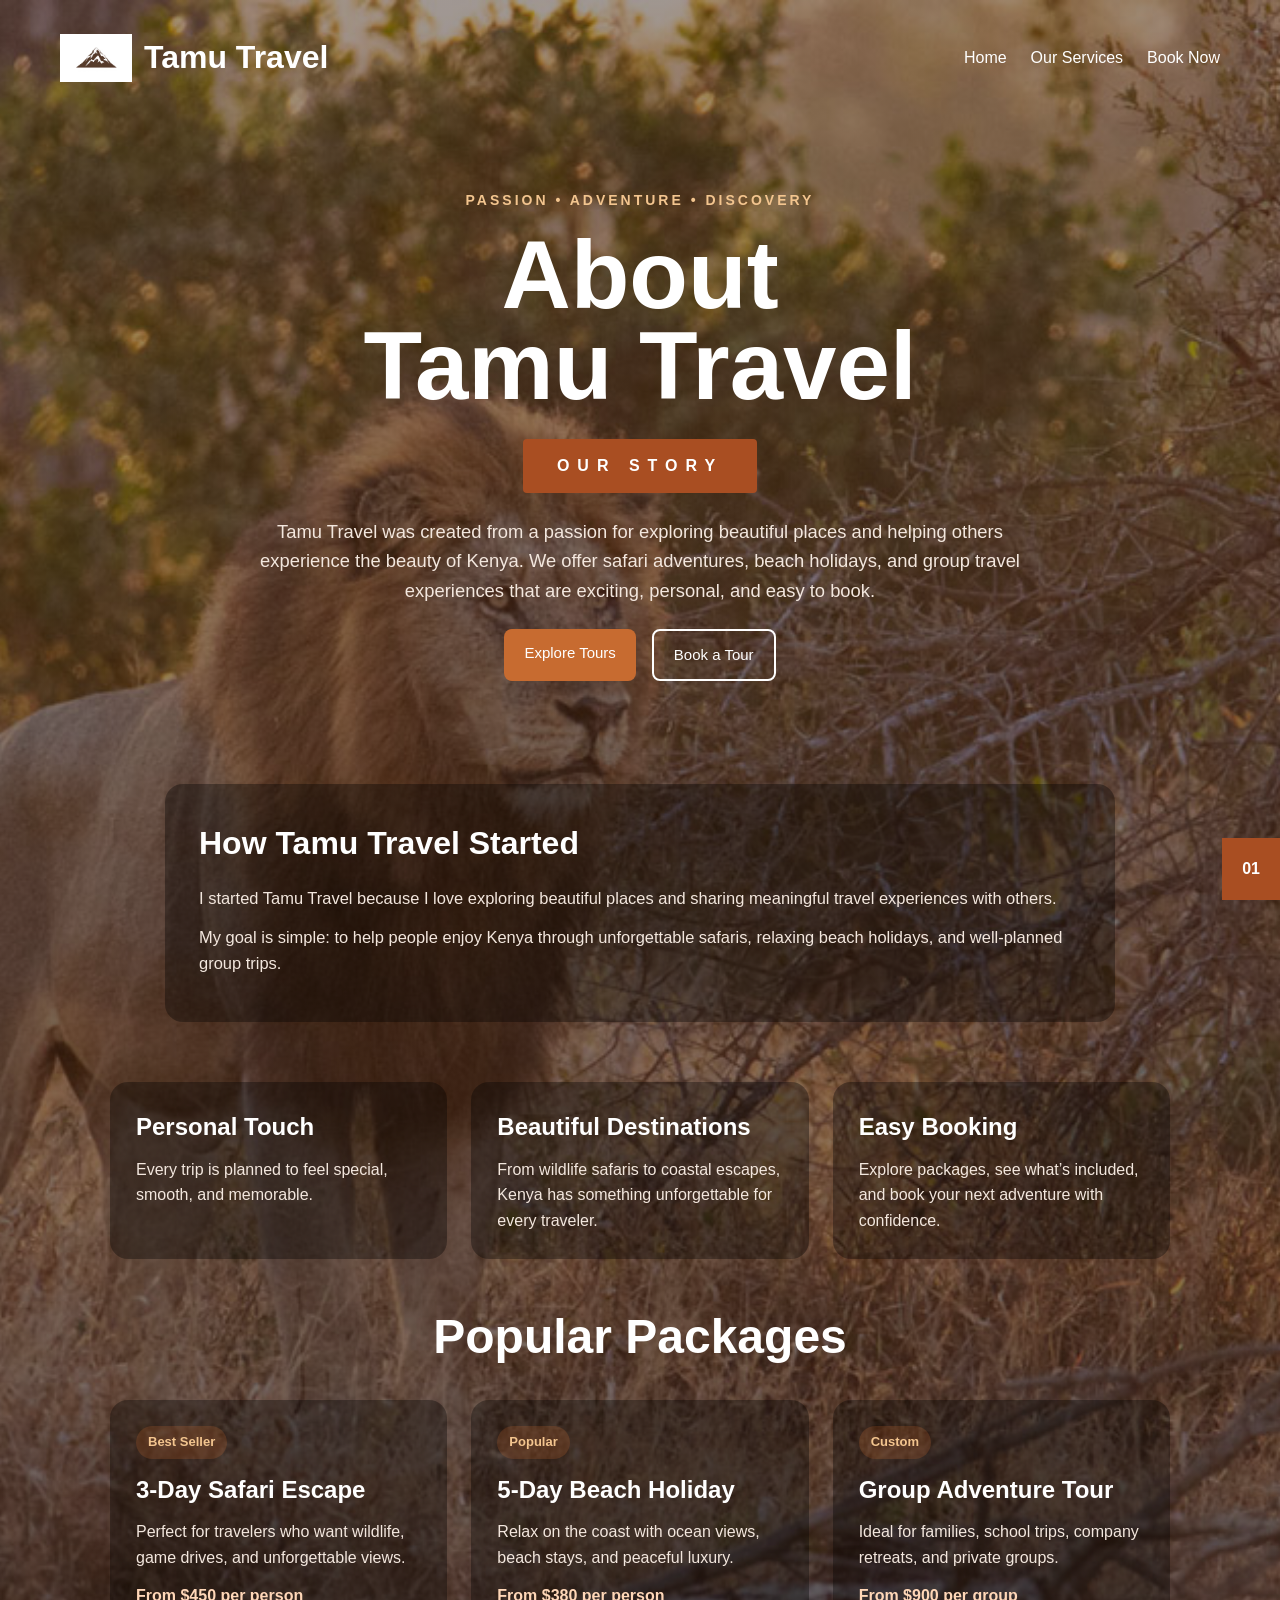
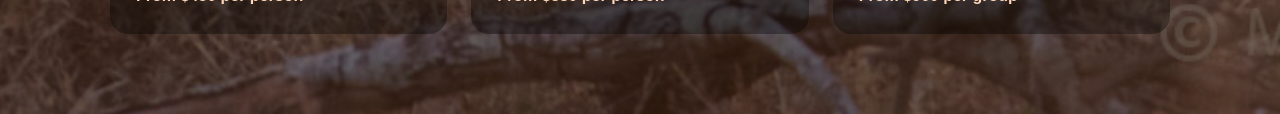
<file: index.html>
<!DOCTYPE html>
<html lang="en">
<head>
  <meta charset="UTF-8" />
  <meta name="viewport" content="width=device-width, initial-scale=1.0" />
  <title>Tamu Travel | Home</title>
  <link rel="stylesheet" href="style.css" />
</head>
<body class="home-page">

  <header class="navbar">
    <div class="brand">
      <img src="images/logo.png" class="logo" alt="Tamu Travel Logo" />
      <h1>Tamu Travel</h1>
    </div>

    <nav>
      <a href="index.html">Home</a>
      <a href="services.html">Our Services</a>
      <a href="contact.html">Book Now</a>
    </nav>
  </header>

  <main class="hero">
    <div class="hero-inner">
      <p class="mini-title">PASSION • ADVENTURE • DISCOVERY</p>
      <h2>About<br>Tamu Travel</h2>

      <div class="about-bar">OUR STORY</div>

      <p class="hero-text">
       Tamu Travel was created from a passion for exploring beautiful places and helping others experience the beauty of Kenya.
We offer safari adventures, beach holidays, and group travel experiences that are exciting, personal, and easy to book.
</p>


      <div class="hero-buttons">
        <a href="services.html" class="btn primary-btn">Explore Tours</a>
        <a href="contact.html" class="btn secondary-btn">Book a Tour</a>
      </div>
    </div>
  </main>

  <section class="about-story-section">
    <div class="content-width about-story-container">
      <h3>How Tamu Travel Started</h3>
      <p class="about-story-text">
        I started Tamu Travel because I love exploring beautiful places and sharing meaningful travel experiences with others. 
      </p>
      <p class="about-story-text">
        My goal is simple: to help people enjoy Kenya through unforgettable safaris, relaxing beach holidays, and well-planned group trips.
      </p>
    </div>
  </section>

  <section class="vision-section content-width">
    <div class="vision-card">
      <h3>Personal Touch</h3>
      <p>Every trip is planned to feel special, smooth, and memorable.</p>
    </div>

    <div class="vision-card">
      <h3>Beautiful Destinations</h3>
      <p>From wildlife safaris to coastal escapes, Kenya has something unforgettable for every traveler.</p>
    </div>

    <div class="vision-card">
      <h3>Easy Booking</h3>
      <p>Explore packages, see what’s included, and book your next adventure with confidence.</p>
    </div>
  </section>

  <section class="featured-prices content-width">
    <h3>Popular Packages</h3>

    <div class="price-cards">
      <div class="price-card">
        <span class="tag">Best Seller</span>
        <h4>3-Day Safari Escape</h4>
        <p>Perfect for travelers who want wildlife, game drives, and unforgettable views.</p>
        <div class="price-line">From <strong>$450</strong> per person</div>
      </div>

      <div class="price-card">
        <span class="tag">Popular</span>
        <h4>5-Day Beach Holiday</h4>
        <p>Relax on the coast with ocean views, beach stays, and peaceful luxury.</p>
        <div class="price-line">From <strong>$380</strong> per person</div>
      </div>

      <div class="price-card">
        <span class="tag">Custom</span>
        <h4>Group Adventure Tour</h4>
        <p>Ideal for families, school trips, company retreats, and private groups.</p>
        <div class="price-line">From <strong>$900</strong> per group</div>
      </div>
    </div>
  </section>

  <div class="page-number">01</div>

</body>
</html>
</file>
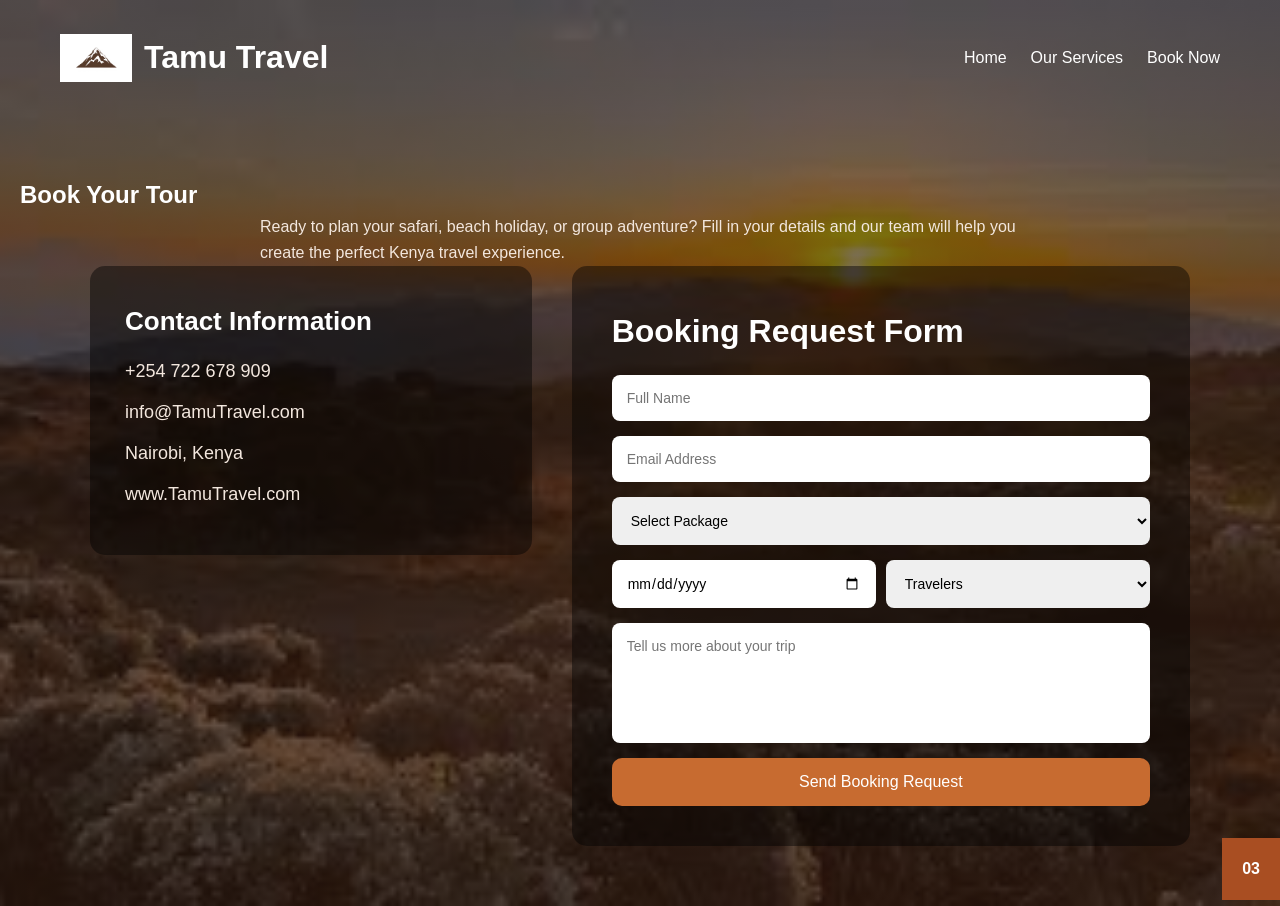
<file: contact.html>
<!DOCTYPE html>
<html>
<head>
<title>Book Now</title>
<link rel="stylesheet" href="style.css">
</head>

<body class="contact-page">

<header class="navbar">

<div class="brand">
<img src="images/logo.png" class="logo">
<h2>Tamu Travel</h2>
</div>

<nav>
<a href="index.html">Home</a>
<a href="services.html">Our Services</a>
<a href="contact.html">Book Now</a>
</nav>

</header>

<section class="contact-section">

<h1>Book Your Tour</h1>
<p class="contact-subtext">
Ready to plan your safari, beach holiday, or group adventure?
Fill in your details and our team will help you create the perfect Kenya travel experience.
</p>
<div class="contact-grid">

<div class="contact-info">

<h3>Contact Information</h3>

<p>+254 722 678 909</p>
<p>info@TamuTravel.com</p>
<p>Nairobi, Kenya</p>
<p> www.TamuTravel.com</p>

</div>

<div class="booking-form-card">

<h3>Booking Request Form</h3>

<form class="booking-form">

<input type="text" placeholder="Full Name">

<input type="email" placeholder="Email Address">

<select>
<option>Select Package</option>
<option>Safari Adventures</option>
<option>Group Travel</option>
<option>Beach Holiday</option>
</select>

<div class="form-row">
<input type="date">
<select>
<option>Travelers</option>
<option>1</option>
<option>2</option>
<option>3</option>
<option>4+</option>
</select>
</div>

<textarea placeholder="Tell us more about your trip"></textarea>

<button type="submit">Send Booking Request</button>

</form>

</div>

</div>

</section>

<div class="page-number">03</div>

</body>
</html>
</file>
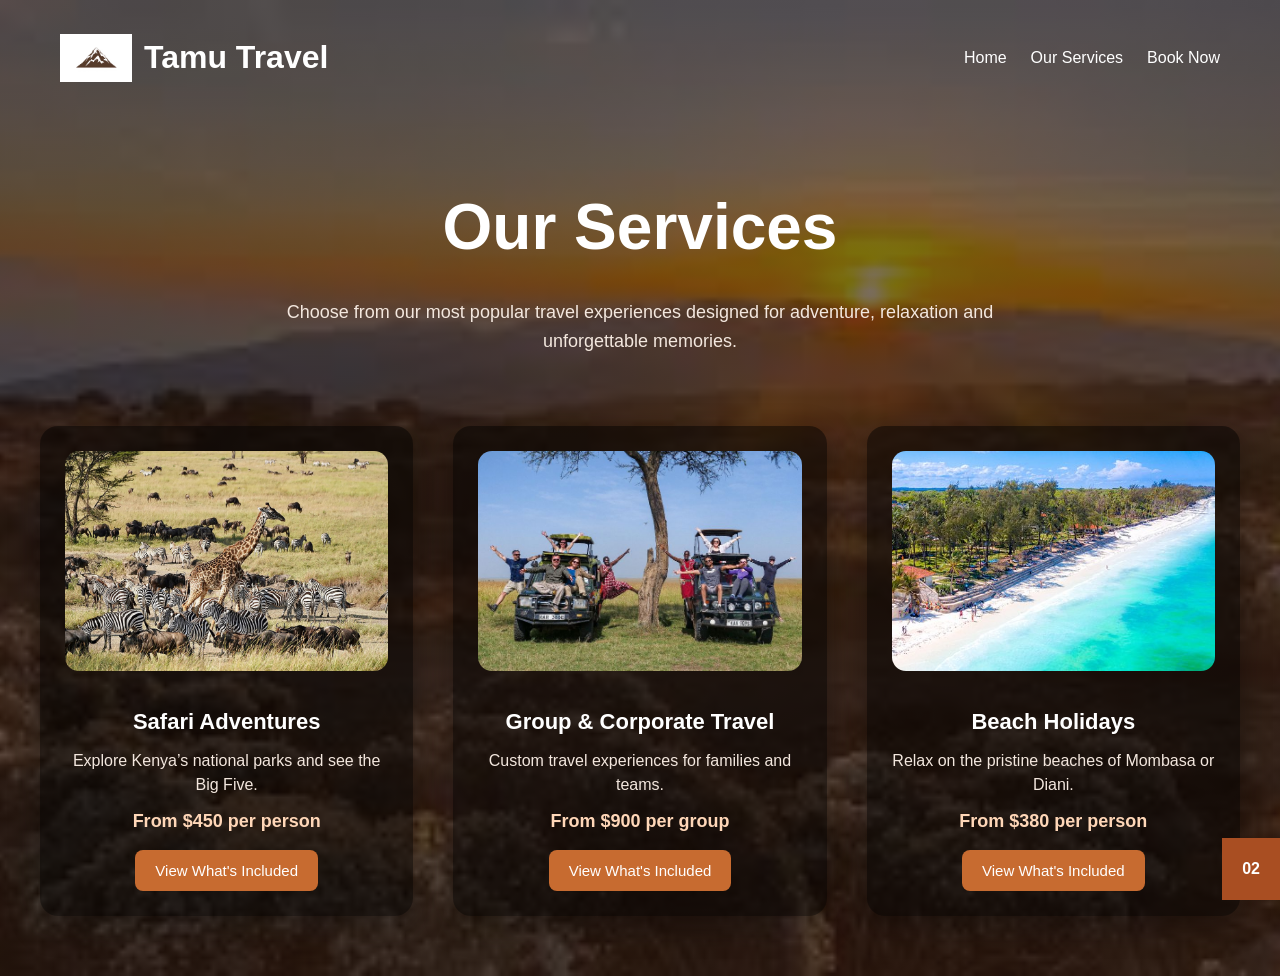
<file: services.html>
<!DOCTYPE html>
<html>
<head>
<title>Our Services</title>
<link rel="stylesheet" href="style.css">
</head>

<body class="services-page">

<header class="navbar">

<div class="brand">
<img src="images/logo.png" class="logo">
<h2>Tamu Travel</h2>
</div>

<nav>
<a href="index.html">Home</a>
<a href="services.html">Our Services</a>
<a href="contact.html">Book Now</a>
</nav>

</header>

<section class="services-section">

<h1>Our Services</h1>

<p class="services-intro">
Choose from our most popular travel experiences designed for adventure, relaxation and unforgettable memories.
</p>

<div class="services-grid">

<!-- SAFARI -->

<div class="service-card">

<img src="images/safari.jpg">

<h3>Safari Adventures</h3>

<p>Explore Kenya’s national parks and see the Big Five.</p>

<span class="price">From $450 per person</span>

<button class="btn" onclick="toggleDetails('safari')">
View What's Included
</button>

<div id="safari" class="service-details">

<div class="detail-box">
<h4>What's Included</h4>
<ul>
<li>3 Days / 2 Nights</li>
<li>Guided game drives</li>
<li>Park entry support</li>
<li>Transport during safari</li>
</ul>
</div>

<div class="detail-box">
<h4>Hotel Options</h4>
<ul>
<li>Budget Safari Lodge</li>
<li>Standard Wildlife Camp</li>
<li>Luxury Savannah Lodge</li>
</ul>
</div>

<div class="detail-box">
<h4>Activities</h4>
<ul>
<li>Big Five game viewing</li>
<li>Sunrise drives</li>
<li>Photography stops</li>
<li>Cultural village visits</li>
</ul>
</div>

</div>

</div>

<!-- GROUP -->

<div class="service-card">

<img src="images/group.jpg">

<h3>Group & Corporate Travel</h3>

<p>Custom travel experiences for families and teams.</p>

<span class="price">From $900 per group</span>

<button class="btn" onclick="toggleDetails('group')">
View What's Included
</button>

<div id="group" class="service-details">

<div class="detail-box">
<h4>What's Included</h4>
<ul>
<li>Travel planning</li>
<li>Transport coordination</li>
<li>Flexible itinerary</li>
<li>Accommodation planning</li>
</ul>
</div>

<div class="detail-box">
<h4>Hotel Options</h4>
<ul>
<li>Business hotels</li>
<li>Family resorts</li>
<li>Retreat lodges</li>
</ul>
</div>

<div class="detail-box">
<h4>Activities</h4>
<ul>
<li>Team building</li>
<li>Group tours</li>
<li>Conference retreats</li>
<li>Family excursions</li>
</ul>
</div>

</div>

</div>

<!-- BEACH -->

<div class="service-card">

<img src="images/beach.jpg">

<h3>Beach Holidays</h3>

<p>Relax on the pristine beaches of Mombasa or Diani.</p>

<span class="price">From $380 per person</span>

<button class="btn" onclick="toggleDetails('beach')">
View What's Included
</button>

<div id="beach" class="service-details">

<div class="detail-box">
<h4>What's Included</h4>
<ul>
<li>5 Days / 4 Nights</li>
<li>Beach resort stay</li>
<li>Transfers included</li>
<li>Breakfast</li>
</ul>
</div>

<div class="detail-box">
<h4>Hotel Options</h4>
<ul>
<li>Diani Beach Resort</li>
<li>Mombasa Ocean Hotel</li>
<li>Luxury Villas</li>
</ul>
</div>

<div class="detail-box">
<h4>Activities</h4>
<ul>
<li>Snorkeling</li>
<li>Boat trips</li>
<li>Beach relaxation</li>
<li>Local tours</li>
</ul>
</div>

</div>

</div>

</div>

</section>

<div class="page-number">02</div>

<script>

function toggleDetails(id){

const all=document.querySelectorAll('.service-details')

all.forEach(box=>{
if(box.id!==id){
box.classList.remove('show')
}
})

document.getElementById(id).classList.toggle('show')

}

</script>

</body>
</html>
</file>
<file: style.css>
*{
  margin:0;
  padding:0;
  box-sizing:border-box;
  font-family:Arial, Helvetica, sans-serif;
}

html{
  scroll-behavior:smooth;
}

body{
  color:white;
  min-height:100vh;
  background-size:cover;
  background-position:center;
  background-repeat:no-repeat;
  line-height:1.6;
}

/* =========================
   PAGE BACKGROUNDS
========================= */

.home-page{
  background:
    linear-gradient(rgba(45,25,15,0.45), rgba(45,25,15,0.60)),
    url("images/lion.jpg") center/cover no-repeat;
}

.services-page,
.contact-page{
  background:
    linear-gradient(rgba(45,25,15,0.60), rgba(45,25,15,0.72)),
    url("images/forest.jpg") center/cover no-repeat;
}

/* =========================
   NAVBAR
========================= */

.navbar{
  display:flex;
  justify-content:space-between;
  align-items:center;
  padding:22px 60px;
}

.brand{
  display:flex;
  align-items:center;
  gap:12px;
}

.logo{
  width:72px;
  height:72px;
  object-fit:contain;
  display:block;
}

.brand h1,
.brand h2{
  font-size:2rem;
  font-weight:700;
  color:white;
}

nav{
  display:flex;
  gap:24px;
}

nav a{
  color:white;
  text-decoration:none;
  font-size:16px;
  transition:0.3s;
}

nav a:hover{
  color:#e7b28b;
}

/* =========================
   BUTTONS
========================= */

.btn{
  background:#c76b30;
  border:none;
  color:white;
  padding:12px 20px;
  border-radius:8px;
  cursor:pointer;
  text-decoration:none;
  display:inline-block;
  font-size:15px;
  transition:0.3s;
}

.btn:hover{
  background:#a65222;
  transform:translateY(-2px);
}

.primary-btn{
  background:#c76b30;
}

.secondary-btn{
  background:transparent;
  border:2px solid white;
  color:white;
}

.secondary-btn:hover{
  background:white;
  color:#7a370f;
}

/* =========================
   HOME PAGE
========================= */

.hero{
  min-height:72vh;
  display:flex;
  align-items:center;
  justify-content:center;
  text-align:center;
  padding:50px 20px 60px;
}

.hero-inner{
  max-width:950px;
  margin:auto;
}

.mini-title{
  color:#f3c58f;
  letter-spacing:3px;
  font-size:14px;
  font-weight:700;
  margin-bottom:18px;
}

.hero h1,
.hero h2{
  font-size:6rem;
  font-weight:900;
  line-height:0.95;
  margin-bottom:18px;
}

.about-bar{
  display:inline-block;
  background:#a94e22;
  padding:14px 34px;
  border-radius:4px;
  letter-spacing:8px;
  font-weight:700;
  margin:10px 0 24px;
}

.hero-text{
  max-width:820px;
  margin:0 auto 14px;
  font-size:1.15rem;
  color:#f3e7de;
}

.hero-text-small{
  font-size:1rem;
}

.hero-buttons{
  margin-top:24px;
  display:flex;
  justify-content:center;
  gap:16px;
  flex-wrap:wrap;
}

.about-story-section{
  padding:20px;
}

.about-story-container{
  max-width:950px;
  margin:auto;
  background:rgba(0,0,0,0.35);
  padding:34px;
  border-radius:18px;
}

.about-story-container h3{
  font-size:2rem;
  margin-bottom:16px;
}

.about-story-text{
  font-size:1.03rem;
  color:#f3e7de;
  margin-bottom:12px;
}

.vision-section{
  max-width:1100px;
  margin:40px auto;
  padding:0 20px;
  display:grid;
  grid-template-columns:repeat(3,1fr);
  gap:24px;
}

.vision-card{
  background:rgba(0,0,0,0.35);
  padding:26px;
  border-radius:18px;
}

.vision-card h3{
  font-size:1.5rem;
  margin-bottom:10px;
}

.vision-card p{
  color:#f3e7de;
}

.featured-prices{
  max-width:1100px;
  margin:30px auto 80px;
  padding:0 20px;
  text-align:center;
}

.featured-prices h3{
  font-size:3rem;
  margin-bottom:24px;
}

.price-cards{
  display:grid;
  grid-template-columns:repeat(3,1fr);
  gap:24px;
}

.price-card{
  background:rgba(0,0,0,0.35);
  padding:26px;
  border-radius:18px;
  text-align:left;
}

.tag{
  display:inline-block;
  background:rgba(199,107,48,0.22);
  color:#f3c58f;
  padding:6px 12px;
  border-radius:20px;
  font-size:13px;
  font-weight:700;
  margin-bottom:12px;
}

.price-card h4{
  font-size:1.5rem;
  margin-bottom:10px;
}

.price-card p{
  color:#f3e7de;
}

.price-line{
  margin-top:12px;
  font-weight:700;
  color:#ffd7b8;
}

/* =========================
   SERVICES PAGE
========================= */

.services-section{
  padding:60px 20px;
  text-align:center;
}

.services-section h1,
.services-section h2{
  font-size:4rem;
  margin-bottom:14px;
}

.services-intro{
  max-width:800px;
  margin:20px auto 50px;
  font-size:18px;
  color:#f3e7de;
  line-height:1.6;
}

.services-grid{
  display:grid;
  grid-template-columns:repeat(3,1fr);
  gap:40px;
  max-width:1200px;
  margin:auto;
  padding-top:20px;
}

.service-card{
  background:rgba(0,0,0,0.50);
  border-radius:18px;
  padding:25px;
  text-align:center;
  box-shadow:0 10px 30px rgba(0,0,0,0.35);
  transition:0.3s;
}

.service-card:hover{
  transform:translateY(-6px);
}

.service-card img{
  width:100%;
  height:220px;
  object-fit:cover;
  border-radius:14px;
  margin-bottom:15px;
}

.service-card h3{
  margin:10px 0;
  font-size:22px;
}

.service-card p{
  color:#f3e7de;
  font-size:16px;
  line-height:1.5;
  margin-bottom:10px;
}

.price{
  display:block;
  margin:10px 0 14px;
  font-weight:bold;
  font-size:18px;
  color:#ffd7b8;
}

.service-details{
  display:none;
  margin-top:25px;
}

.service-details.show{
  display:grid;
  grid-template-columns:repeat(3,1fr);
  gap:25px;
}

.detail-box{
  background:rgba(255,255,255,0.08);
  padding:20px;
  border-radius:14px;
  text-align:left;
}

.detail-box h4{
  margin-bottom:10px;
  font-size:18px;
}

.detail-box ul{
  margin-left:18px;
  color:#f3e7de;
}

.detail-box li{
  margin-bottom:6px;
  font-size:15px;
}

/* =========================
   CONTACT PAGE
========================= */

.contact-section,
.contact-wrapper{
  padding:60px 20px;
}

.contact-hero{
  text-align:center;
  margin-bottom:30px;
}

.contact-hero h2{
  font-size:4rem;
  margin-bottom:10px;
}

.contact-subtext{
  max-width:760px;
  margin:0 auto;
  color:#f3e7de;
}

.contact-grid{
  display:grid;
  grid-template-columns:1fr 1.4fr;
  gap:40px;
  max-width:1100px;
  margin:auto;
  align-items:start;
}

.contact-info,
.contact-info-card{
  background:rgba(0,0,0,0.45);
  padding:35px;
  border-radius:15px;
}

.booking-form-card,
.contact-form-card{
  background:rgba(0,0,0,0.45);
  padding:40px;
  border-radius:15px;
}

.contact-info h3,
.contact-info-card h3{
  font-size:26px;
  margin-bottom:15px;
}

.booking-form-card h3,
.contact-form-card h3{
  margin-bottom:18px;
  font-size:2rem;
}

.contact-info p,
.contact-item p{
  color:#f3e7de;
  font-size:18px;
  margin-bottom:12px;
  line-height:1.6;
}

.contact-item{
  display:flex;
  align-items:center;
  gap:10px;
  margin-bottom:14px;
}

.booking-form{
  display:flex;
  flex-direction:column;
  gap:15px;
}

.booking-form input,
.booking-form select,
.booking-form textarea{
  width:100%;
  padding:15px;
  border-radius:8px;
  border:none;
  font-size:14px;
}

.booking-form textarea{
  min-height:120px;
  resize:none;
}

.form-row{
  display:grid;
  grid-template-columns:1fr 1fr;
  gap:10px;
}

.booking-form button,
.full-width{
  width:100%;
  padding:15px;
  background:#c76b30;
  border:none;
  color:white;
  border-radius:10px;
  font-size:16px;
  cursor:pointer;
}

.booking-form button:hover,
.full-width:hover{
  background:#a65222;
}

/* =========================
   PAGE NUMBER
========================= */

.page-number{
  position:fixed;
  right:0;
  bottom:0;
  background:#a94e22;
  padding:18px 20px;
  font-weight:bold;
  z-index:20;
}

/* =========================
   RESPONSIVE
========================= */

@media (max-width:1100px){
  .vision-section,
  .price-cards,
  .services-grid,
  .service-details.show,
  .contact-grid{
    grid-template-columns:1fr;
  }

  .hero h1,
  .hero h2{
    font-size:4rem;
  }

  .services-section h1,
  .services-section h2,
  .contact-hero h2{
    font-size:3rem;
  }
}

@media (max-width:768px){
  .navbar{
    flex-direction:column;
    gap:16px;
    padding:20px;
  }

  nav{
    flex-wrap:wrap;
    justify-content:center;
  }

  .logo{
    width:60px;
    height:60px;
  }

  .brand h1,
  .brand h2{
    font-size:1.6rem;
  }

  .hero h1,
  .hero h2{
    font-size:3rem;
  }

  .about-bar{
    letter-spacing:4px;
    padding:12px 20px;
  }

  .form-row{
    grid-template-columns:1fr;
  }
}
</file>
